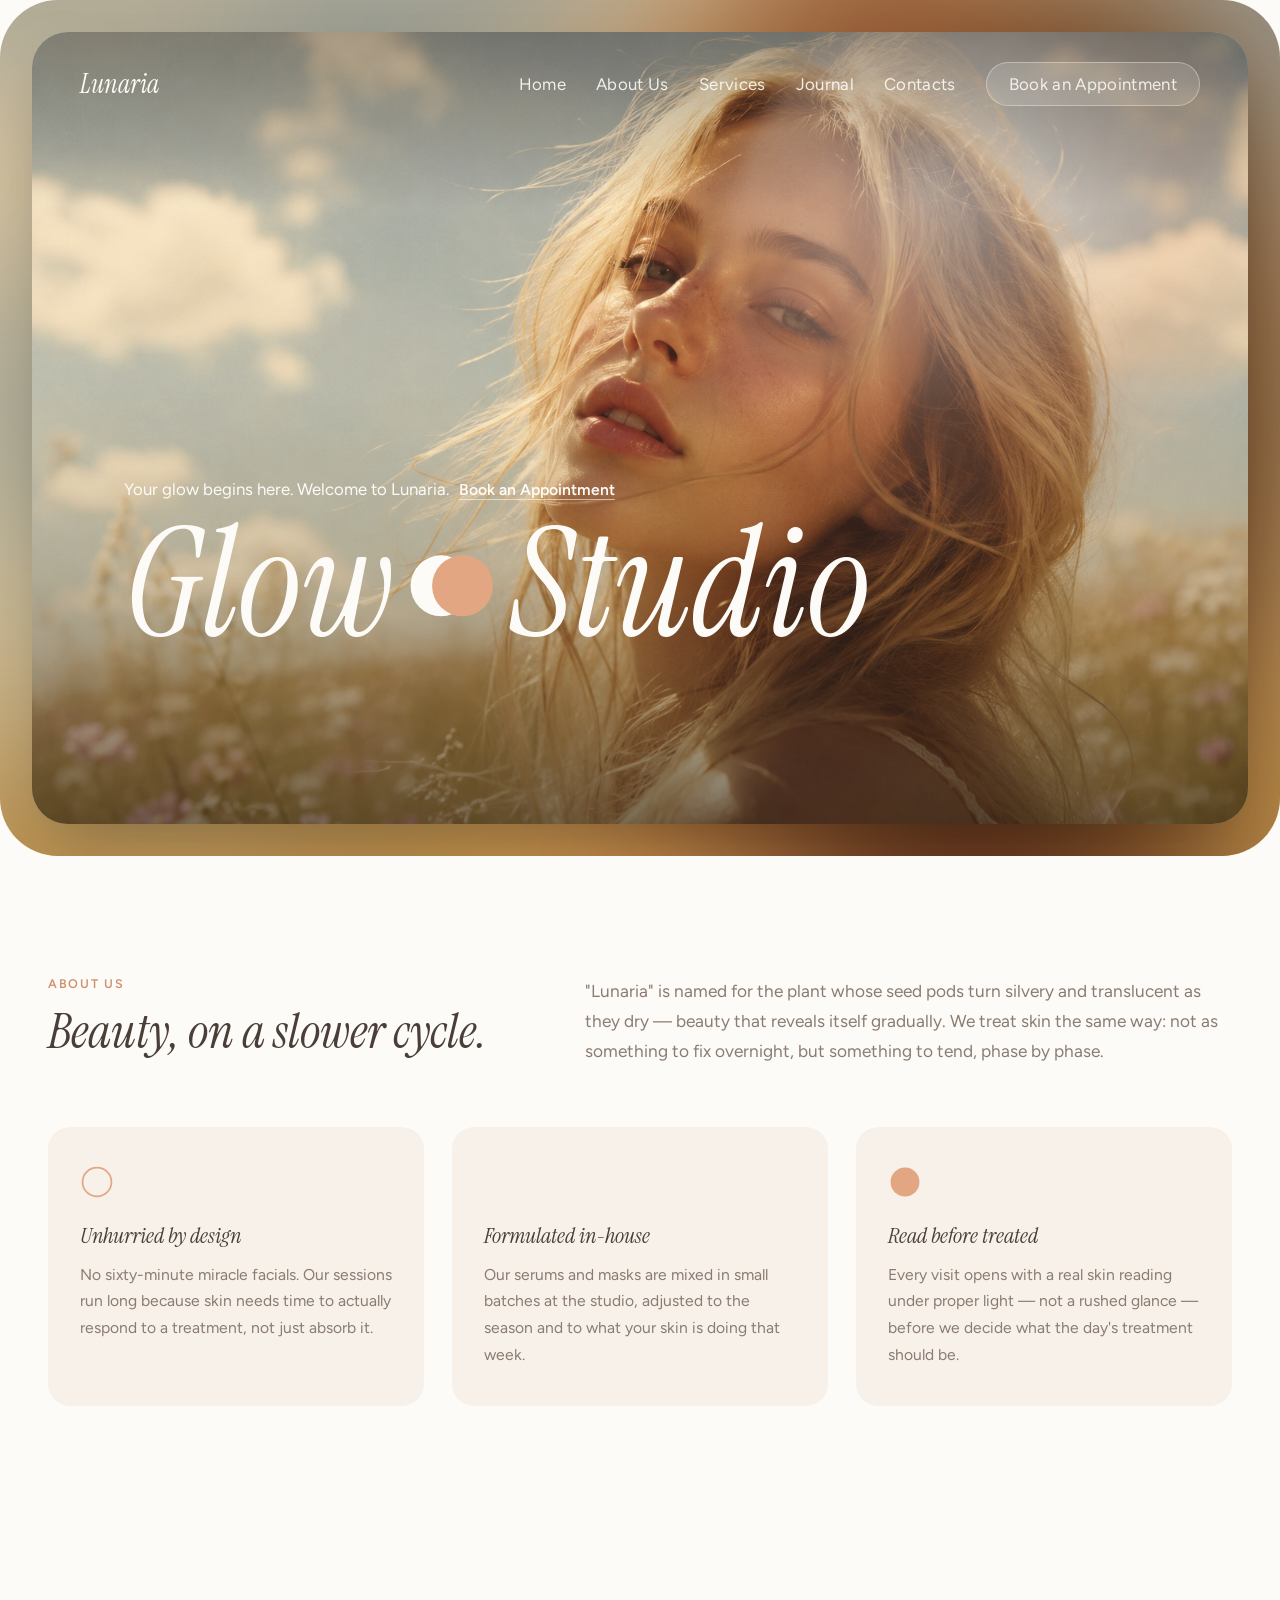
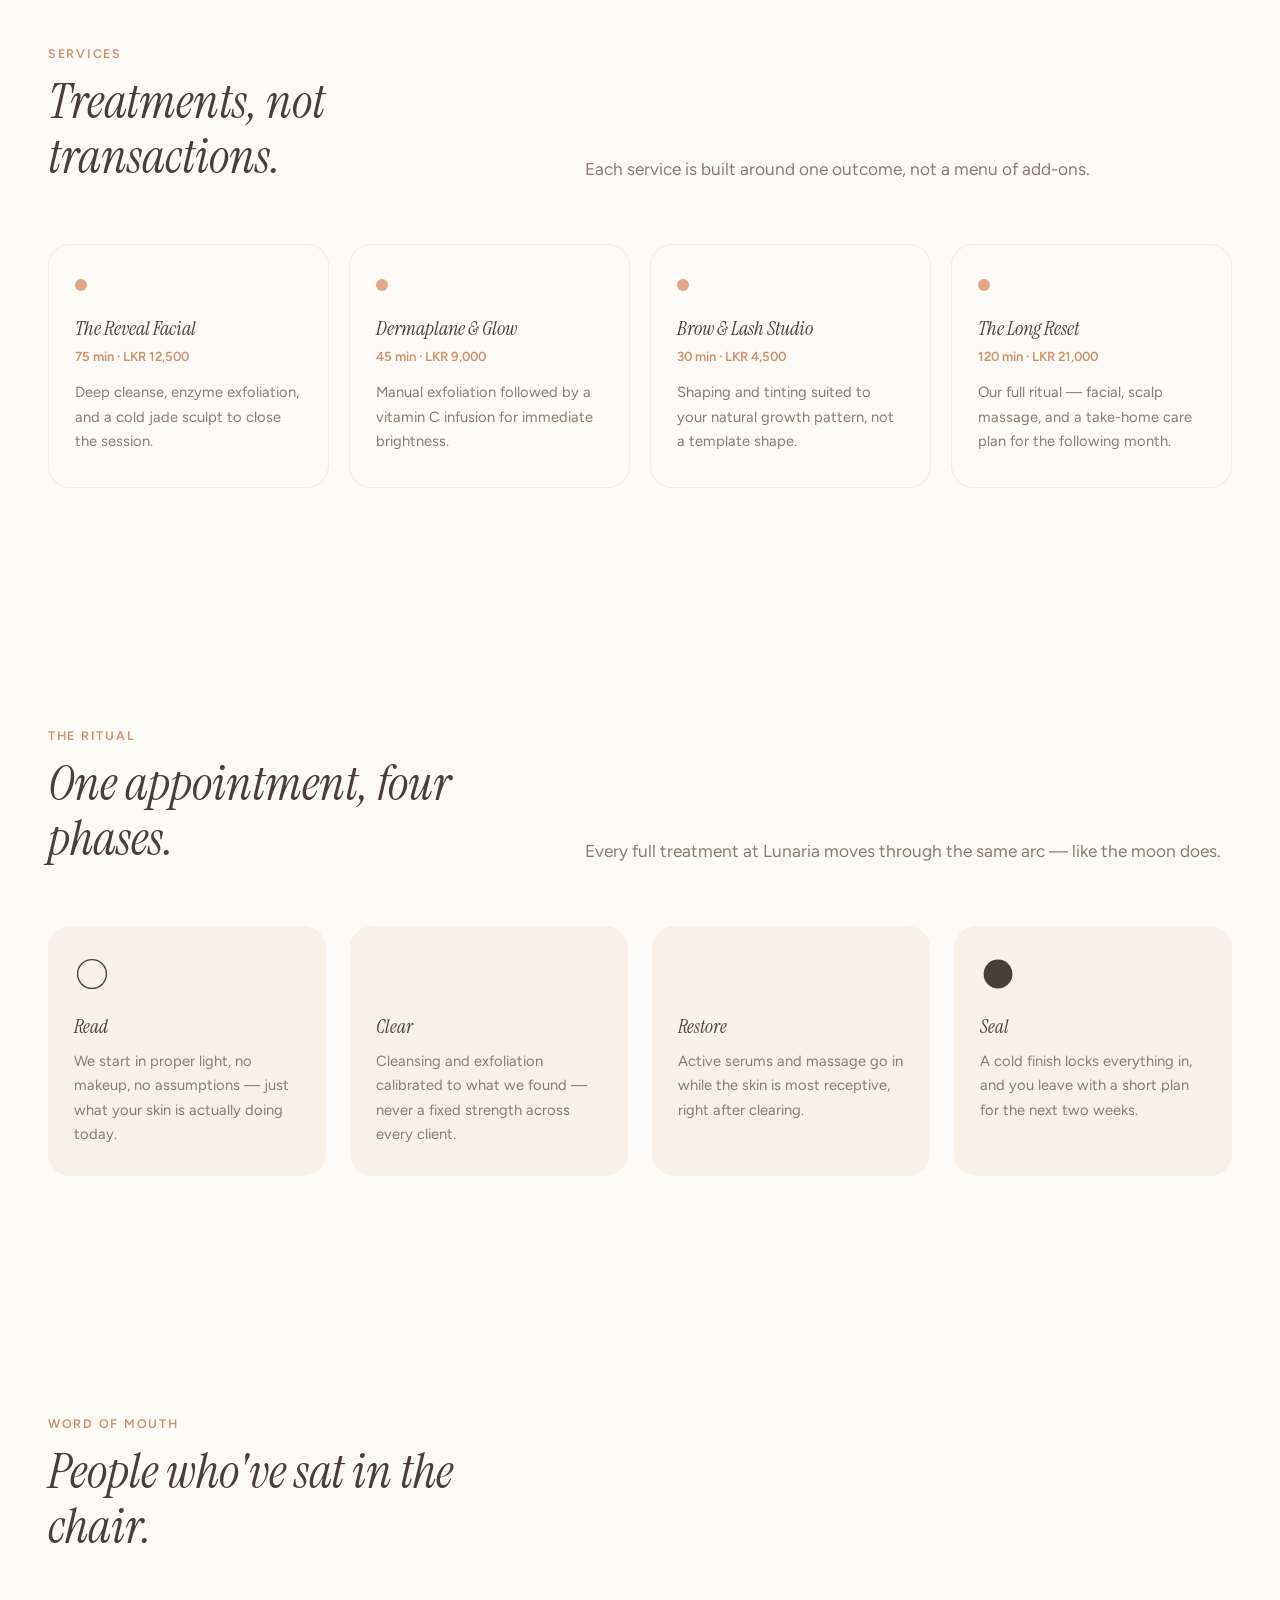
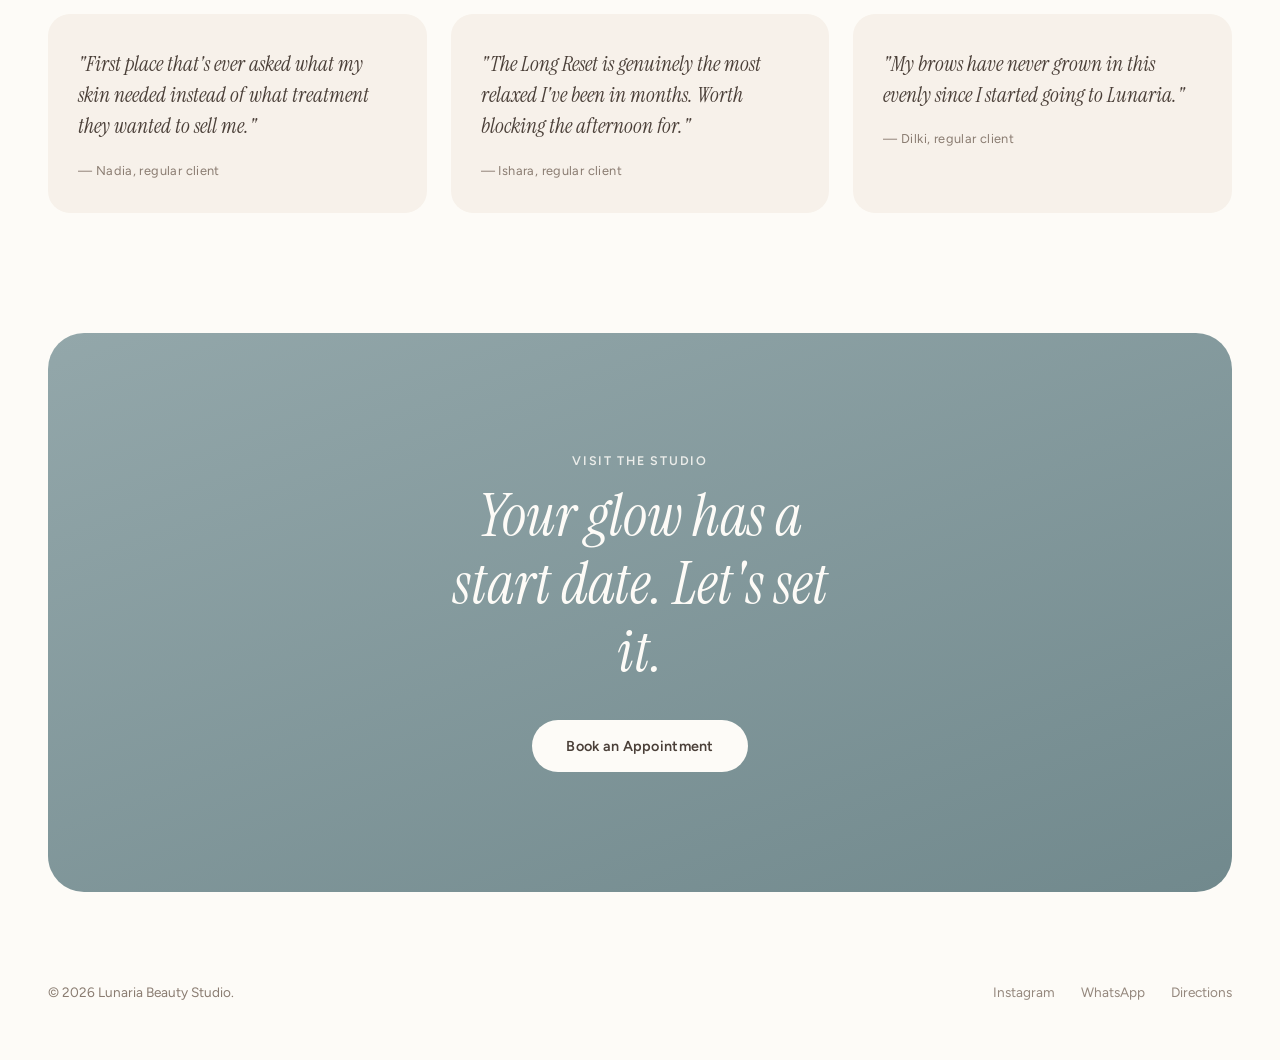
<file: classic/index.html>
<!DOCTYPE html>
<html lang="en">
<head>
<meta charset="UTF-8">
<meta name="viewport" content="width=device-width, initial-scale=1.0">
<title>Lunaria — Your glow begins here</title>
<link rel="preconnect" href="https://fonts.googleapis.com">
<link href="https://fonts.googleapis.com/css2?family=Instrument+Serif:ital@0;1&family=Figtree:wght@400;500;600;700&display=swap" rel="stylesheet">
<style>
  :root{
    --ink:#4A3F38;
    --ink-soft:#8A7C71;
    --dusk:#9BB0B3;
    --dusk-deep:#EAF0EF;
    --clay:#E3A683;
    --clay-deep:#D18F6C;
    --stone:#F7F1EA;
    --moss:#B7C4AC;
    --pearl:#FDFBF7;
    --blush:#F4DED2;
    --line: rgba(74,63,56,0.08);
    --r-lg: 36px;
    --r-md: 22px;
    --r-sm: 14px;
    --r-pill: 999px;
  }
  *{box-sizing:border-box; margin:0; padding:0;}
  html{scroll-behavior:smooth;}
  body{
    background:var(--pearl);
    color:var(--ink);
    font-family:'Figtree', sans-serif;
    overflow-x:hidden;
  }
  .display{font-family:'Instrument Serif', serif; font-style:italic; font-weight:400;}
  a{color:inherit;}
  img,svg{display:block;}

  @media (prefers-reduced-motion: reduce){
    *{animation-duration:0.01ms !important; animation-iteration-count:1 !important; transition-duration:0.01ms !important;}
  }

  /* NAV */
  nav{
    position:absolute; top:0; left:0; right:0; z-index:100;
    display:flex; align-items:center; justify-content:space-between;
    padding:30px 48px;
  }
  .wordmark{
    font-family:'Instrument Serif', serif;
    font-style:italic;
    font-size:1.6rem;
    color:var(--pearl);
  }
  .nav-links{display:flex; align-items:center; gap:30px; font-size:1.05rem; letter-spacing:0.02em; color:var(--pearl);}
  .nav-links a{text-decoration:none; opacity:0.9; transition:opacity 0.2s;}
  .nav-links a:hover, .nav-links a:focus-visible{opacity:1;}
  a:focus-visible, button:focus-visible{outline:2px solid var(--clay-deep); outline-offset:3px;}
  .nav-book{
    background:rgba(253,251,247,0.16);
    border:1px solid rgba(253,251,247,0.4);
    padding:11px 22px;
    border-radius:var(--r-pill);
    backdrop-filter:blur(6px);
    transition:background 0.2s, border-color 0.2s;
  }
  .nav-book:hover{background:rgba(253,251,247,0.28);}

  /* HERO */
  .hero-frame{
    position:relative;
    padding:32px;
    border-radius:calc(var(--r-lg) + 22px);
    overflow:hidden;
  }
  .hero-frame::before{
    content:'';
    position:absolute;
    inset:-12%;
    background-image:url('breeze.png');
    background-size:cover;
    background-position:center 20%;
    filter:blur(70px) saturate(1.2) brightness(0.9);
    transform:scale(1.15);
    z-index:0;
  }
  .hero{
    position:relative;
    z-index:1;
    min-height:88vh;
    display:flex;
    align-items:flex-end;
    overflow:hidden;
    border-radius:var(--r-lg);
    box-shadow:0 30px 70px -20px rgba(20,16,12,0.35);
    background:
      radial-gradient(ellipse 60% 50% at 28% 12%, rgba(227,166,131,0.4), transparent 60%),
      radial-gradient(ellipse 80% 60% at 78% 92%, rgba(183,196,172,0.3), transparent 65%),
      linear-gradient(160deg, #B7C7C9 0%, #93A7AA 32%, #71898D 62%, #566E72 100%);
  }
  .hero::before{
    content:'';
    position:absolute; inset:0;
    background-image: radial-gradient(rgba(255,255,255,0.06) 1px, transparent 1px);
    background-size: 3px 3px;
    opacity:0.5;
    pointer-events:none;
  }
  .hero-glow{
    position:absolute;
    top:-8%; right:-6%;
    width:600px; height:600px;
    border-radius:50%;
    background: radial-gradient(circle at 35% 35%, rgba(253,251,247,0.6), rgba(227,166,131,0.25) 45%, transparent 72%);
    filter: blur(10px);
    opacity:0.9;
    z-index:1;
  }
  .hero-photo{
    position:absolute;
    inset:0;
    width:100%;
    height:100%;
    object-fit:cover;
    object-position:center 20%;
    z-index:0;
  }
  .hero-scrim{
    position:absolute;
    inset:0;
    background:
      linear-gradient(0deg, rgba(20,16,12,0.55) 0%, rgba(20,16,12,0.15) 32%, transparent 55%),
      linear-gradient(180deg, rgba(20,16,12,0.35) 0%, transparent 22%);
    z-index:1;
    pointer-events:none;
  }
  .hero-content{
    position:relative;
    z-index:2;
    width:100%;
    padding:0 44px 50px;
    max-width:1500px;
    margin:0 auto;
  }
  .hero-kicker{
    color:var(--pearl);
    font-size:1.05rem;
    margin-bottom:18px;
    font-weight:400;
  }
  .hero-kicker .book-link{
    display:inline-block;
    margin-left:6px;
    text-decoration:underline;
    text-decoration-color:rgba(253,251,247,0.55);
    text-underline-offset:4px;
    font-weight:600;
    font-size:0.98rem;
  }
  .hero-headline{
    display:flex;
    align-items:center;
    flex-wrap:wrap;
    line-height:0.9;
  }
  .hero-headline .display{
    font-size:clamp(3.6rem, 12vw, 9.5rem);
    color:var(--pearl);
    letter-spacing:0;
  }
  .eclipse{
    width:clamp(46px, 7vw, 96px);
    height:clamp(46px, 7vw, 96px);
    margin:0 clamp(4px, 1vw, 14px);
    position:relative;
    flex-shrink:0;
    align-self:center;
  }
  .eclipse svg{width:100%; height:100%;}

  /* SECTIONS */
  section{
    padding:120px 48px;
    max-width:1440px;
    margin:0 auto;
  }
  .eyebrow{
    font-size:0.78rem; letter-spacing:0.14em; text-transform:uppercase;
    color:var(--clay-deep); margin-bottom:14px; display:block; font-weight:600;
  }
  .section-head{
    display:grid;
    grid-template-columns:1fr 1.3fr;
    gap:40px;
    margin-bottom:60px;
  }
  h2.display{
    font-size:clamp(2.1rem, 3.8vw, 3.4rem);
    line-height:1.12;
    color:var(--ink);
  }
  .section-head p{
    color:var(--ink-soft);
    font-size:1.08rem;
    line-height:1.75;
    align-self:end;
  }

  /* ABOUT */
  .about-grid{
    display:grid;
    grid-template-columns:repeat(3, 1fr);
    gap:28px;
  }
  .about-card{
    background:var(--stone);
    border-radius:var(--r-md);
    padding:38px 32px;
  }
  .about-card .phase{ margin-bottom:22px; width:34px; height:34px; }
  .about-card h3{
    font-family:'Instrument Serif', serif;
    font-style:italic;
    font-size:1.4rem;
    font-weight:400;
    margin-bottom:12px;
  }
  .about-card p{
    color:var(--ink-soft);
    font-size:0.98rem;
    line-height:1.7;
  }

  /* SERVICES */
  .service-grid{
    display:grid;
    grid-template-columns:repeat(4, 1fr);
    gap:20px;
  }
  .service-card{
    background:var(--pearl);
    border:1px solid var(--line);
    border-radius:var(--r-md);
    padding:34px 26px;
    transition:background 0.3s ease, transform 0.25s ease, box-shadow 0.25s ease;
  }
  .service-card:hover{
    background:var(--blush);
    transform:translateY(-4px);
    box-shadow:0 16px 34px rgba(74,63,56,0.08);
  }
  .service-card .dot{
    width:12px; height:12px; border-radius:50%;
    background:var(--clay);
    margin-bottom:24px;
  }
  .service-card h3{
    font-family:'Instrument Serif', serif;
    font-style:italic;
    font-size:1.25rem;
    font-weight:400;
    margin-bottom:8px;
  }
  .service-card .price{
    color:var(--clay-deep);
    font-size:0.82rem;
    display:block;
    margin-bottom:16px;
    font-weight:600;
  }
  .service-card p{
    color:var(--ink-soft);
    font-size:0.92rem;
    line-height:1.65;
  }

  /* RITUAL */
  .ritual{
    display:grid;
    grid-template-columns:repeat(4, 1fr);
    gap:24px;
  }
  .ritual-step{
    background:var(--stone);
    border-radius:var(--r-md);
    padding:30px 26px;
  }
  .ritual-step .phase-icon{
    width:36px; height:36px;
    margin-bottom:22px;
    border-radius:50%;
  }
  .ritual-step h4{
    font-family:'Instrument Serif', serif;
    font-style:italic;
    font-size:1.2rem;
    font-weight:400;
    margin-bottom:10px;
  }
  .ritual-step p{
    color:var(--ink-soft);
    font-size:0.92rem;
    line-height:1.65;
  }

  /* PRESS */
  .press-strip{
    display:flex;
    gap:24px;
    overflow-x:auto;
  }
  .press-quote{
    min-width:320px;
    flex:1;
    background:var(--stone);
    border-radius:var(--r-md);
    padding:34px 30px;
  }
  .press-quote p{
    font-family:'Instrument Serif', serif;
    font-style:italic;
    font-size:1.3rem;
    line-height:1.5;
    color:var(--ink);
    margin-bottom:18px;
  }
  .press-quote span{
    font-size:0.8rem; letter-spacing:0.03em; color:var(--ink-soft);
  }

  /* CTA */
  .cta-wrap{ padding:0 48px 48px; max-width:1440px; margin:0 auto; }
  .cta-section{
    text-align:center;
    padding:120px 48px;
    background:linear-gradient(160deg, #93A7AA, #71898D);
    color:var(--pearl);
    border-radius:var(--r-lg);
  }
  .cta-section h2{
    font-family:'Instrument Serif', serif;
    font-style:italic;
    font-size:clamp(2.2rem, 5vw, 3.6rem);
    max-width:15ch;
    margin:0 auto 34px;
    line-height:1.18;
    font-weight:400;
  }
  .btn{
    display:inline-block;
    padding:17px 34px;
    background:var(--pearl);
    color:var(--ink);
    text-decoration:none;
    font-size:0.9rem;
    letter-spacing:0.02em;
    font-weight:600;
    border:none;
    border-radius:var(--r-pill);
    cursor:pointer;
    transition:transform 0.25s ease, background 0.25s ease;
  }
  .btn:hover{transform:translateY(-2px); background:var(--blush);}

  footer{
    padding:44px 48px 60px;
    display:flex;
    justify-content:space-between;
    align-items:center;
    max-width:1440px;
    margin:0 auto;
    font-size:0.85rem;
    color:var(--ink-soft);
  }
  footer .foot-links{display:flex; gap:26px;}
  footer a{text-decoration:none; opacity:0.9;}
  footer a:hover{opacity:1; color:var(--clay-deep);}

  @media (max-width: 900px){
    nav{padding:20px 22px;}
    .nav-links{display:none;}
    .hero-frame{padding:16px;}
    .hero-content{padding:0 22px 36px;}
    section{padding:70px 22px;}
    .section-head{grid-template-columns:1fr; gap:18px;}
    .about-grid{grid-template-columns:1fr;}
    .service-grid{grid-template-columns:1fr 1fr;}
    .ritual{grid-template-columns:1fr 1fr;}
    .cta-wrap{padding:0 16px 16px;}
    .cta-section{padding:80px 22px;}
    footer{flex-direction:column; gap:14px; text-align:center; padding:36px 22px 48px;}
  }
</style>
</head>
<body>

<div class="hero-frame">
<section class="hero" id="top">
  <img class="hero-photo" src="breeze.png" alt="" onerror="this.style.display='none'">
  <div class="hero-glow"></div>
  <div class="hero-scrim"></div>
  <nav>
    <a href="lunaria.html" class="wordmark" style="text-decoration:none;">Lunaria</a>
    <div class="nav-links">
      <a href="#top">Home</a>
      <a href="about.html">About Us</a>
      <a href="#services">Services</a>
      <a href="#journal">Journal</a>
      <a href="#contact">Contacts</a>
      <a href="#contact" class="nav-book">Book an Appointment</a>
    </div>
  </nav>
  <div class="hero-content">
    <div class="hero-kicker">Your glow begins here. Welcome to Lunaria.
      <a href="#contact" class="book-link">Book an Appointment</a>
    </div>
    <div class="hero-headline">
      <span class="display">Glow</span>
      <span class="eclipse" aria-hidden="true">
        <svg viewBox="0 0 100 100" xmlns="http://www.w3.org/2000/svg">
          <circle cx="38" cy="50" r="34" fill="#FDFBF7"/>
          <circle cx="62" cy="50" r="34" fill="#E3A683"/>
        </svg>
      </span>
      <span class="display">Studio</span>
    </div>
  </div>
</section>
</div>

<section id="about">
  <div class="section-head">
    <div>
      <span class="eyebrow">About us</span>
      <h2 class="display">Beauty, on a slower cycle.</h2>
    </div>
    <p>"Lunaria" is named for the plant whose seed pods turn silvery and translucent as they dry — beauty that reveals itself gradually. We treat skin the same way: not as something to fix overnight, but something to tend, phase by phase.</p>
  </div>
  <div class="about-grid">
    <div class="about-card">
      <svg class="phase" viewBox="0 0 40 40"><circle cx="20" cy="20" r="17" fill="none" stroke="#E3A683" stroke-width="2"/></svg>
      <h3>Unhurried by design</h3>
      <p>No sixty-minute miracle facials. Our sessions run long because skin needs time to actually respond to a treatment, not just absorb it.</p>
    </div>
    <div class="about-card">
      <svg class="phase" viewBox="0 0 40 40"><path d="M20 3a17 17 0 000 34 12 12 0 010-34z" fill="#E3A683"/></svg>
      <h3>Formulated in-house</h3>
      <p>Our serums and masks are mixed in small batches at the studio, adjusted to the season and to what your skin is doing that week.</p>
    </div>
    <div class="about-card">
      <svg class="phase" viewBox="0 0 40 40"><circle cx="20" cy="20" r="17" fill="#E3A683"/></svg>
      <h3>Read before treated</h3>
      <p>Every visit opens with a real skin reading under proper light — not a rushed glance — before we decide what the day's treatment should be.</p>
    </div>
  </div>
</section>

<section id="services">
  <div class="section-head">
    <div>
      <span class="eyebrow">Services</span>
      <h2 class="display">Treatments, not transactions.</h2>
    </div>
    <p>Each service is built around one outcome, not a menu of add-ons.</p>
  </div>
  <div class="service-grid">
    <div class="service-card">
      <div class="dot"></div>
      <h3>The Reveal Facial</h3>
      <span class="price">75 min · LKR 12,500</span>
      <p>Deep cleanse, enzyme exfoliation, and a cold jade sculpt to close the session.</p>
    </div>
    <div class="service-card">
      <div class="dot"></div>
      <h3>Dermaplane &amp; Glow</h3>
      <span class="price">45 min · LKR 9,000</span>
      <p>Manual exfoliation followed by a vitamin C infusion for immediate brightness.</p>
    </div>
    <div class="service-card">
      <div class="dot"></div>
      <h3>Brow &amp; Lash Studio</h3>
      <span class="price">30 min · LKR 4,500</span>
      <p>Shaping and tinting suited to your natural growth pattern, not a template shape.</p>
    </div>
    <div class="service-card">
      <div class="dot"></div>
      <h3>The Long Reset</h3>
      <span class="price">120 min · LKR 21,000</span>
      <p>Our full ritual — facial, scalp massage, and a take-home care plan for the following month.</p>
    </div>
  </div>
</section>

<section id="journal">
  <div class="section-head">
    <div>
      <span class="eyebrow">The ritual</span>
      <h2 class="display">One appointment, four phases.</h2>
    </div>
    <p>Every full treatment at Lunaria moves through the same arc — like the moon does.</p>
  </div>
  <div class="ritual">
    <div class="ritual-step">
      <svg class="phase-icon" viewBox="0 0 40 40"><circle cx="20" cy="20" r="16" fill="none" stroke="#4A3F38" stroke-width="1.5"/></svg>
      <h4>Read</h4>
      <p>We start in proper light, no makeup, no assumptions — just what your skin is actually doing today.</p>
    </div>
    <div class="ritual-step">
      <svg class="phase-icon" viewBox="0 0 40 40"><path d="M20 4a16 16 0 000 32 11 11 0 010-32z" fill="#4A3F38"/></svg>
      <h4>Clear</h4>
      <p>Cleansing and exfoliation calibrated to what we found — never a fixed strength across every client.</p>
    </div>
    <div class="ritual-step">
      <svg class="phase-icon" viewBox="0 0 40 40"><path d="M20 4a16 16 0 010 32 11 11 0 000-32z" fill="#4A3F38"/></svg>
      <h4>Restore</h4>
      <p>Active serums and massage go in while the skin is most receptive, right after clearing.</p>
    </div>
    <div class="ritual-step">
      <svg class="phase-icon" viewBox="0 0 40 40"><circle cx="20" cy="20" r="16" fill="#4A3F38"/></svg>
      <h4>Seal</h4>
      <p>A cold finish locks everything in, and you leave with a short plan for the next two weeks.</p>
    </div>
  </div>
</section>

<section id="press">
  <div class="section-head">
    <div>
      <span class="eyebrow">Word of mouth</span>
      <h2 class="display">People who've sat in the chair.</h2>
    </div>
    <p>&nbsp;</p>
  </div>
  <div class="press-strip">
    <div class="press-quote">
      <p>"First place that's ever asked what my skin needed instead of what treatment they wanted to sell me."</p>
      <span>— Nadia, regular client</span>
    </div>
    <div class="press-quote">
      <p>"The Long Reset is genuinely the most relaxed I've been in months. Worth blocking the afternoon for."</p>
      <span>— Ishara, regular client</span>
    </div>
    <div class="press-quote">
      <p>"My brows have never grown in this evenly since I started going to Lunaria."</p>
      <span>— Dilki, regular client</span>
    </div>
  </div>
</section>

<div class="cta-wrap">
<section class="cta-section" id="contact">
  <span class="eyebrow" style="color:#FDFBF7; opacity:0.85;">Visit the studio</span>
  <h2>Your glow has a start date. Let's set it.</h2>
  <a href="#" class="btn">Book an Appointment</a>
</section>
</div>

<footer>
  <div>© 2026 Lunaria Beauty Studio.</div>
  <div class="foot-links">
    <a href="#">Instagram</a>
    <a href="#">WhatsApp</a>
    <a href="#">Directions</a>
  </div>
</footer>

</body>
</html>
</file>
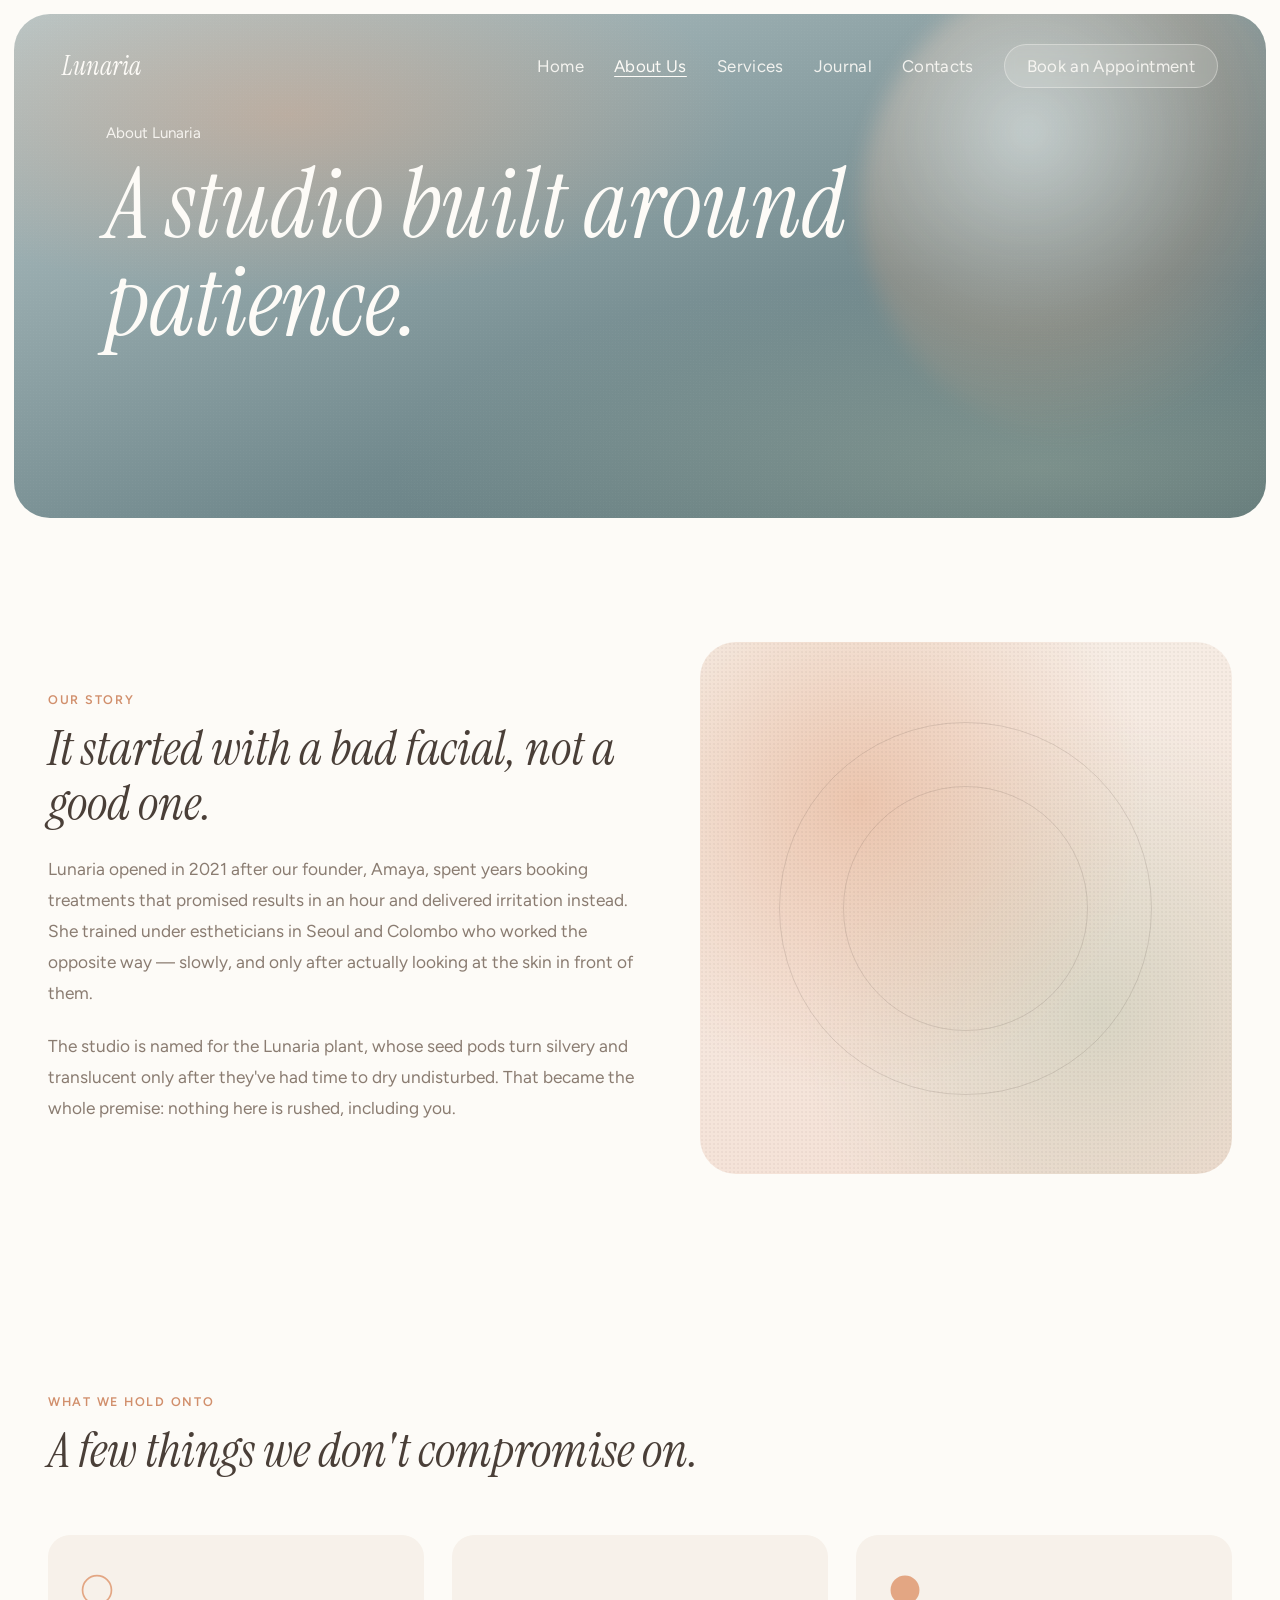
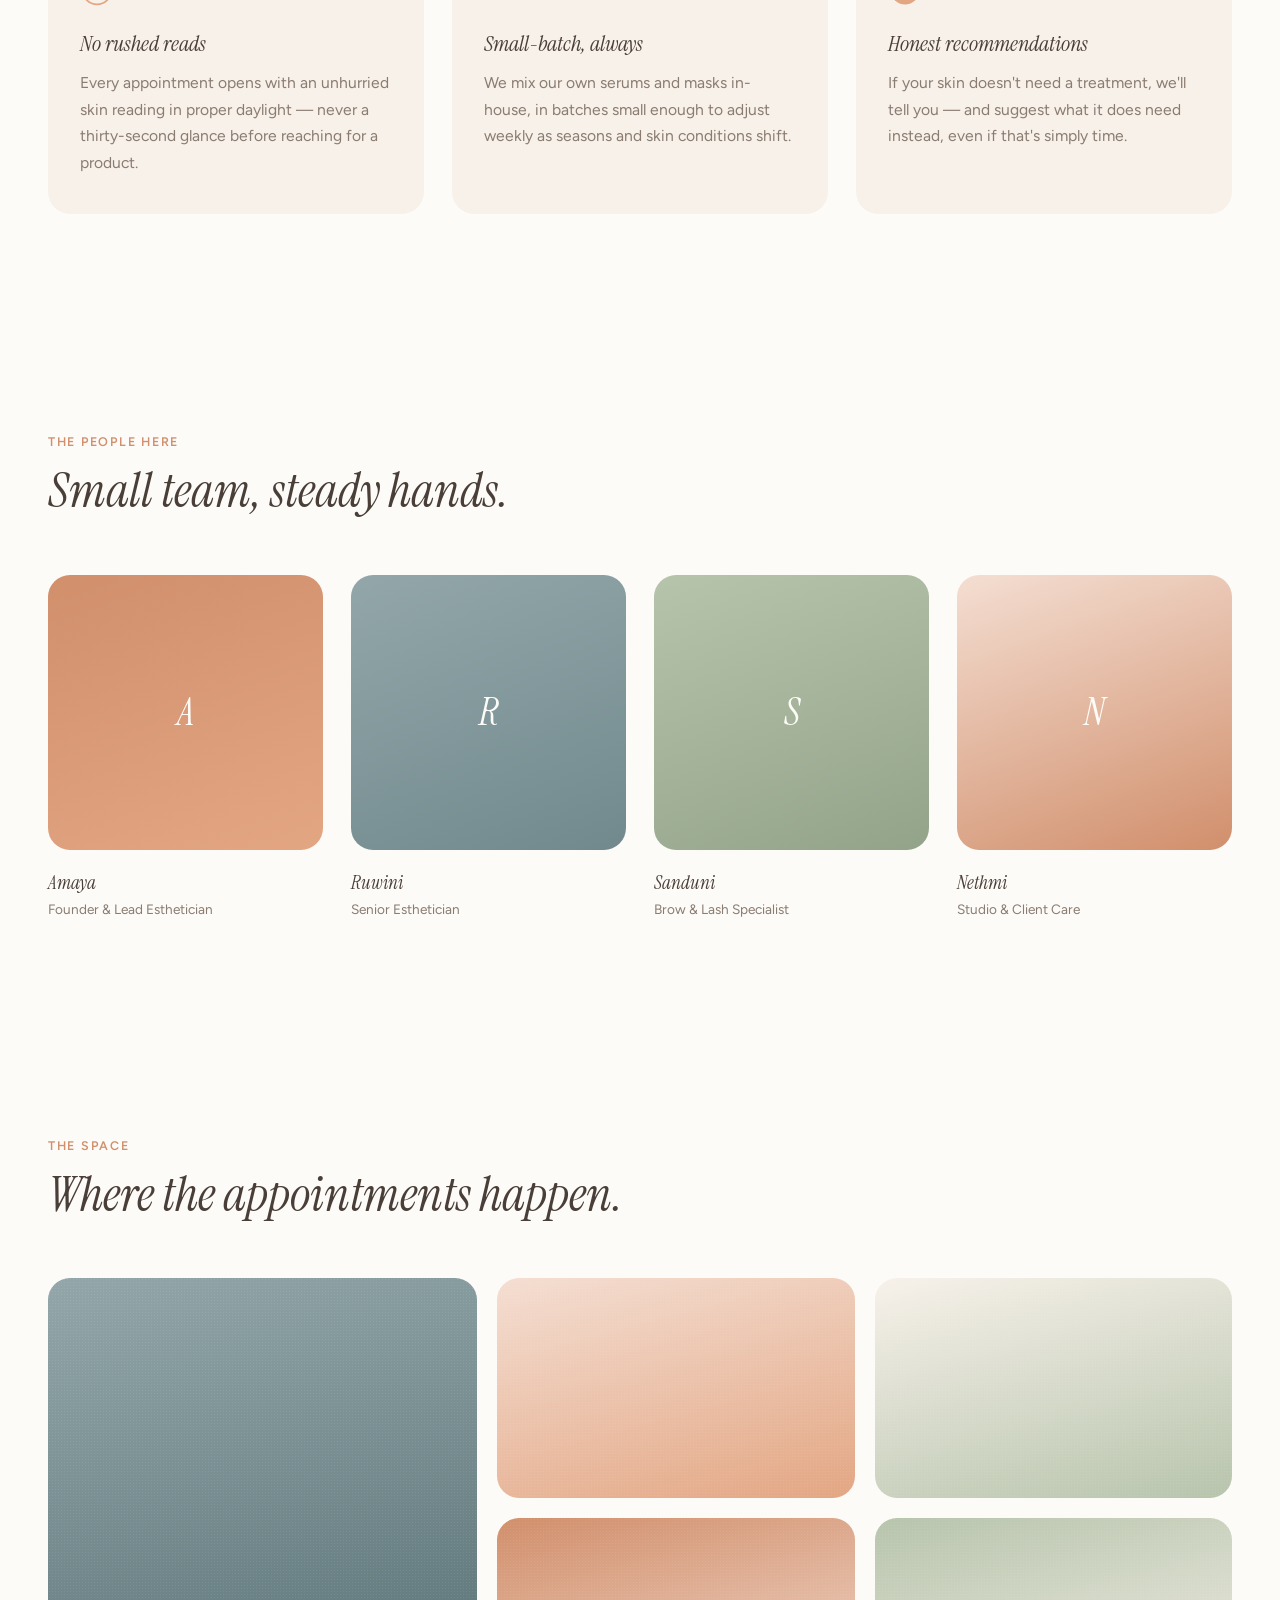
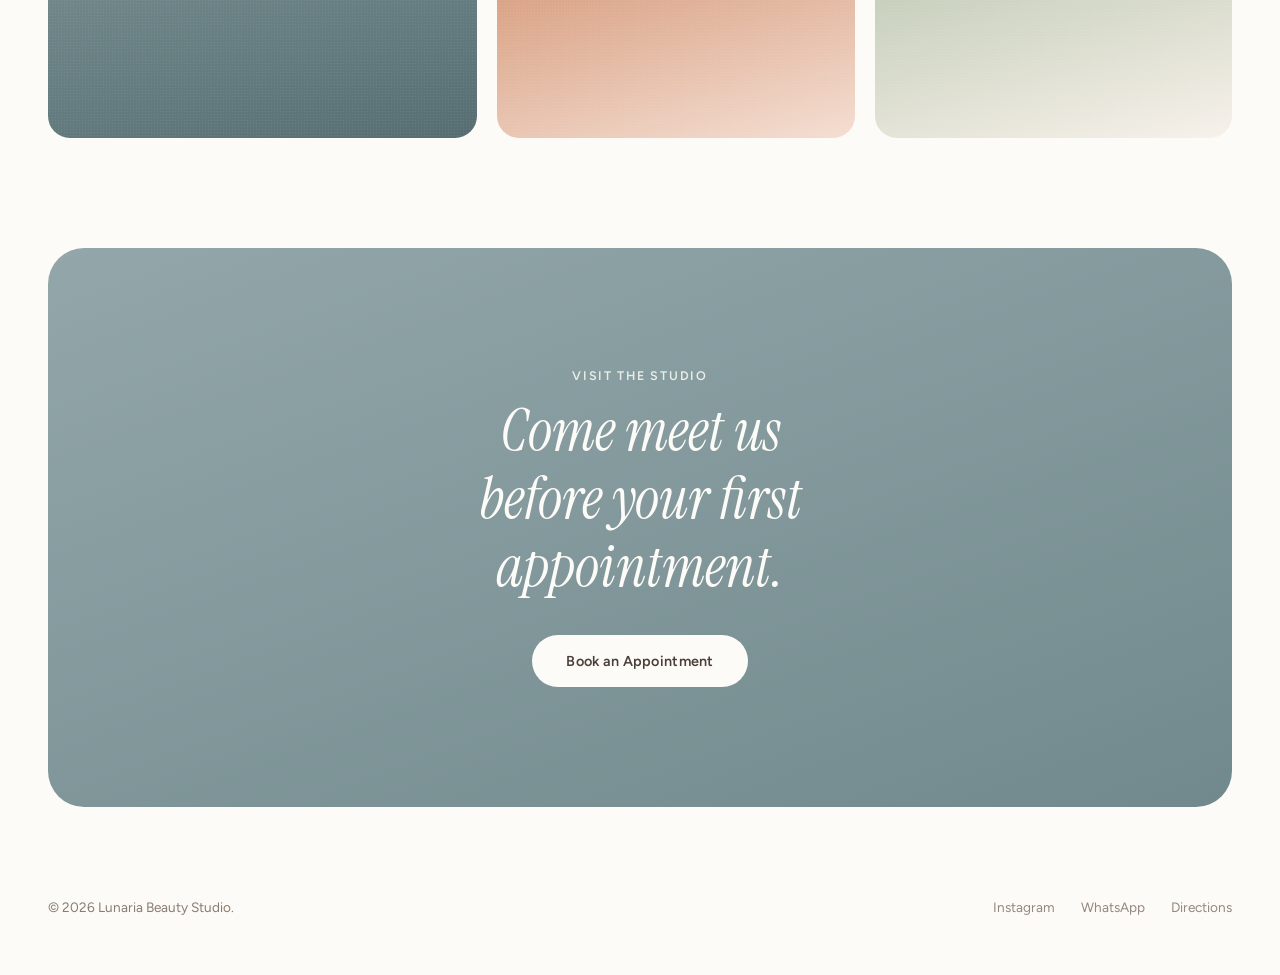
<file: classic/about.html>
<!DOCTYPE html>
<html lang="en">
<head>
<meta charset="UTF-8">
<meta name="viewport" content="width=device-width, initial-scale=1.0">
<title>About Us — Lunaria</title>
<link rel="preconnect" href="https://fonts.googleapis.com">
<link href="https://fonts.googleapis.com/css2?family=Instrument+Serif:ital@0;1&family=Figtree:wght@400;500;600;700&display=swap" rel="stylesheet">
<style>
  :root{
    --ink:#4A3F38;
    --ink-soft:#8A7C71;
    --dusk:#9BB0B3;
    --dusk-deep:#EAF0EF;
    --clay:#E3A683;
    --clay-deep:#D18F6C;
    --stone:#F7F1EA;
    --moss:#B7C4AC;
    --pearl:#FDFBF7;
    --blush:#F4DED2;
    --line: rgba(74,63,56,0.08);
    --r-lg: 36px;
    --r-md: 22px;
    --r-sm: 14px;
    --r-pill: 999px;
  }
  *{box-sizing:border-box; margin:0; padding:0;}
  html{scroll-behavior:smooth;}
  body{
    background:var(--pearl);
    color:var(--ink);
    font-family:'Figtree', sans-serif;
    overflow-x:hidden;
  }
  .display{font-family:'Instrument Serif', serif; font-style:italic; font-weight:400;}
  a{color:inherit;}
  img,svg{display:block;}

  @media (prefers-reduced-motion: reduce){
    *{animation-duration:0.01ms !important; animation-iteration-count:1 !important; transition-duration:0.01ms !important;}
  }

  /* NAV */
  nav{
    position:absolute; top:0; left:0; right:0; z-index:100;
    display:flex; align-items:center; justify-content:space-between;
    padding:30px 48px;
  }
  .wordmark{
    font-family:'Instrument Serif', serif;
    font-style:italic;
    font-size:1.6rem;
    color:var(--pearl);
    text-decoration:none;
  }
  .nav-links{display:flex; align-items:center; gap:30px; font-size:1.05rem; letter-spacing:0.02em; color:var(--pearl);}
  .nav-links a{text-decoration:none; opacity:0.9; transition:opacity 0.2s;}
  .nav-links a.active{opacity:1; text-decoration:underline; text-underline-offset:4px;}
  .nav-links a:hover, .nav-links a:focus-visible{opacity:1;}
  a:focus-visible, button:focus-visible{outline:2px solid var(--clay-deep); outline-offset:3px;}
  .nav-book{
    background:rgba(253,251,247,0.16);
    border:1px solid rgba(253,251,247,0.4);
    padding:11px 22px;
    border-radius:var(--r-pill);
    backdrop-filter:blur(6px);
    transition:background 0.2s, border-color 0.2s;
  }
  .nav-book:hover{background:rgba(253,251,247,0.28);}

  /* PAGE HERO (shorter, no big overlap headline) */
  .hero-frame{ padding:14px; }
  .hero{
    position:relative;
    min-height:56vh;
    display:flex;
    align-items:flex-end;
    overflow:hidden;
    border-radius:var(--r-lg);
    background:
      radial-gradient(ellipse 60% 60% at 22% 20%, rgba(227,166,131,0.4), transparent 60%),
      radial-gradient(ellipse 80% 60% at 82% 90%, rgba(183,196,172,0.32), transparent 65%),
      linear-gradient(160deg, #B7C7C9 0%, #93A7AA 32%, #71898D 62%, #566E72 100%);
  }
  .hero::before{
    content:'';
    position:absolute; inset:0;
    background-image: radial-gradient(rgba(255,255,255,0.06) 1px, transparent 1px);
    background-size: 3px 3px;
    opacity:0.5;
    pointer-events:none;
  }
  .hero-glow{
    position:absolute;
    top:-10%; right:-6%;
    width:480px; height:480px;
    border-radius:50%;
    background: radial-gradient(circle at 35% 35%, rgba(253,251,247,0.6), rgba(227,166,131,0.25) 45%, transparent 72%);
    filter: blur(10px);
    opacity:0.9;
  }
  .hero-content{
    position:relative;
    width:100%;
    padding:0 44px 56px;
    max-width:1500px;
    margin:0 auto;
  }
  .hero-kicker{
    color:var(--pearl);
    font-size:0.95rem;
    margin-bottom:14px;
    opacity:0.9;
  }
  .hero-title.display{
    font-size:clamp(3rem, 8vw, 6rem);
    color:var(--pearl);
    line-height:1.02;
  }

  /* SECTIONS */
  section{
    padding:110px 48px;
    max-width:1440px;
    margin:0 auto;
  }
  .eyebrow{
    font-size:0.78rem; letter-spacing:0.14em; text-transform:uppercase;
    color:var(--clay-deep); margin-bottom:14px; display:block; font-weight:600;
  }
  h2.display{
    font-size:clamp(2.1rem, 3.8vw, 3.2rem);
    line-height:1.14;
    color:var(--ink);
  }

  /* STORY — two column, text + soft blob */
  .story{
    display:grid;
    grid-template-columns:1fr 0.9fr;
    gap:60px;
    align-items:center;
  }
  .story-text p{
    color:var(--ink-soft);
    font-size:1.08rem;
    line-height:1.8;
    margin-top:22px;
  }
  .story-visual{
    position:relative;
    aspect-ratio:1/1;
    border-radius:var(--r-lg);
    background:
      radial-gradient(circle at 30% 30%, rgba(227,166,131,0.55), transparent 55%),
      radial-gradient(circle at 75% 70%, rgba(183,196,172,0.45), transparent 55%),
      linear-gradient(160deg, var(--stone), var(--blush));
    overflow:hidden;
  }
  .story-visual::before{
    content:'';
    position:absolute; inset:0;
    background-image: radial-gradient(rgba(74,63,56,0.05) 1px, transparent 1px);
    background-size: 4px 4px;
  }
  .story-visual .ring{
    position:absolute;
    border-radius:50%;
    border:1px solid rgba(74,63,56,0.15);
  }
  .story-visual .ring.r1{ width:70%; height:70%; top:15%; left:15%; }
  .story-visual .ring.r2{ width:46%; height:46%; top:27%; left:27%; }

  /* VALUES */
  .values-grid{
    display:grid;
    grid-template-columns:repeat(3, 1fr);
    gap:28px;
  }
  .value-card{
    background:var(--stone);
    border-radius:var(--r-md);
    padding:38px 32px;
  }
  .value-card .phase{ margin-bottom:22px; width:34px; height:34px; }
  .value-card h3{
    font-family:'Instrument Serif', serif;
    font-style:italic;
    font-size:1.4rem;
    font-weight:400;
    margin-bottom:12px;
  }
  .value-card p{
    color:var(--ink-soft);
    font-size:0.98rem;
    line-height:1.7;
  }

  /* TEAM */
  .team-grid{
    display:grid;
    grid-template-columns:repeat(4, 1fr);
    gap:28px;
  }
  .team-card{ text-align:left; }
  .team-avatar{
    width:100%;
    aspect-ratio:1/1;
    border-radius:var(--r-md);
    margin-bottom:20px;
    display:flex;
    align-items:center;
    justify-content:center;
    font-family:'Instrument Serif', serif;
    font-style:italic;
    font-size:2.4rem;
    color:var(--pearl);
  }
  .team-card h4{
    font-family:'Instrument Serif', serif;
    font-style:italic;
    font-size:1.2rem;
    font-weight:400;
    margin-bottom:4px;
  }
  .team-card span{
    font-size:0.85rem;
    color:var(--ink-soft);
  }

  /* STUDIO GALLERY */
  .studio-gallery{
    display:grid;
    grid-template-columns:1.2fr 1fr 1fr;
    grid-template-rows:220px 220px;
    gap:20px;
  }
  .studio-gallery .g1{ grid-row:1 / 3; }
  .gallery-tile{
    border-radius:var(--r-md);
    position:relative;
    overflow:hidden;
  }
  .gallery-tile::before{
    content:'';
    position:absolute; inset:0;
    background-image: radial-gradient(rgba(255,255,255,0.08) 1px, transparent 1px);
    background-size: 3px 3px;
  }

  /* CTA */
  .cta-wrap{ padding:0 48px 48px; max-width:1440px; margin:0 auto; }
  .cta-section{
    text-align:center;
    padding:120px 48px;
    background:linear-gradient(160deg, #93A7AA, #71898D);
    color:var(--pearl);
    border-radius:var(--r-lg);
  }
  .cta-section h2{
    font-family:'Instrument Serif', serif;
    font-style:italic;
    font-size:clamp(2.2rem, 5vw, 3.6rem);
    max-width:15ch;
    margin:0 auto 34px;
    line-height:1.18;
    font-weight:400;
  }
  .btn{
    display:inline-block;
    padding:17px 34px;
    background:var(--pearl);
    color:var(--ink);
    text-decoration:none;
    font-size:0.9rem;
    letter-spacing:0.02em;
    font-weight:600;
    border:none;
    border-radius:var(--r-pill);
    cursor:pointer;
    transition:transform 0.25s ease, background 0.25s ease;
  }
  .btn:hover{transform:translateY(-2px); background:var(--blush);}

  footer{
    padding:44px 48px 60px;
    display:flex;
    justify-content:space-between;
    align-items:center;
    max-width:1440px;
    margin:0 auto;
    font-size:0.85rem;
    color:var(--ink-soft);
  }
  footer .foot-links{display:flex; gap:26px;}
  footer a{text-decoration:none; opacity:0.9;}
  footer a:hover{opacity:1; color:var(--clay-deep);}

  @media (max-width: 900px){
    nav{padding:20px 22px;}
    .nav-links{display:none;}
    .hero-frame{padding:8px;}
    .hero-content{padding:0 22px 40px;}
    section{padding:70px 22px;}
    .story{grid-template-columns:1fr; gap:36px;}
    .values-grid{grid-template-columns:1fr;}
    .team-grid{grid-template-columns:1fr 1fr;}
    .studio-gallery{grid-template-columns:1fr 1fr; grid-template-rows:160px 160px 160px;}
    .studio-gallery .g1{ grid-row:auto; grid-column:1 / 3; height:200px; }
    .cta-wrap{padding:0 16px 16px;}
    .cta-section{padding:80px 22px;}
    footer{flex-direction:column; gap:14px; text-align:center; padding:36px 22px 48px;}
  }
</style>
</head>
<body>

<div class="hero-frame">
<section class="hero" id="top">
  <div class="hero-glow"></div>
  <nav>
    <a href="index.html" class="wordmark">Lunaria</a>
    <div class="nav-links">
      <a href="index.html">Home</a>
      <a href="about.html" class="active">About Us</a>
      <a href="index.html#services">Services</a>
      <a href="index.html#journal">Journal</a>
      <a href="index.html#contact">Contacts</a>
      <a href="index.html#contact" class="nav-book">Book an Appointment</a>
    </div>
  </nav>
  <div class="hero-content">
    <div class="hero-kicker">About Lunaria</div>
    <h1 class="hero-title display">A studio built around patience.</h1>
  </div>
</section>
</div>

<section id="story">
  <div class="story">
    <div class="story-text">
      <span class="eyebrow">Our story</span>
      <h2 class="display">It started with a bad facial, not a good one.</h2>
      <p>Lunaria opened in 2021 after our founder, Amaya, spent years booking treatments that promised results in an hour and delivered irritation instead. She trained under estheticians in Seoul and Colombo who worked the opposite way — slowly, and only after actually looking at the skin in front of them.</p>
      <p>The studio is named for the Lunaria plant, whose seed pods turn silvery and translucent only after they've had time to dry undisturbed. That became the whole premise: nothing here is rushed, including you.</p>
    </div>
    <div class="story-visual">
      <div class="ring r1"></div>
      <div class="ring r2"></div>
    </div>
  </div>
</section>

<section id="values">
  <div style="margin-bottom:56px;">
    <span class="eyebrow">What we hold onto</span>
    <h2 class="display">A few things we don't compromise on.</h2>
  </div>
  <div class="values-grid">
    <div class="value-card">
      <svg class="phase" viewBox="0 0 40 40"><circle cx="20" cy="20" r="17" fill="none" stroke="#E3A683" stroke-width="2"/></svg>
      <h3>No rushed reads</h3>
      <p>Every appointment opens with an unhurried skin reading in proper daylight — never a thirty-second glance before reaching for a product.</p>
    </div>
    <div class="value-card">
      <svg class="phase" viewBox="0 0 40 40"><path d="M20 3a17 17 0 000 34 12 12 0 010-34z" fill="#E3A683"/></svg>
      <h3>Small-batch, always</h3>
      <p>We mix our own serums and masks in-house, in batches small enough to adjust weekly as seasons and skin conditions shift.</p>
    </div>
    <div class="value-card">
      <svg class="phase" viewBox="0 0 40 40"><circle cx="20" cy="20" r="17" fill="#E3A683"/></svg>
      <h3>Honest recommendations</h3>
      <p>If your skin doesn't need a treatment, we'll tell you — and suggest what it does need instead, even if that's simply time.</p>
    </div>
  </div>
</section>

<section id="team">
  <div style="margin-bottom:56px;">
    <span class="eyebrow">The people here</span>
    <h2 class="display">Small team, steady hands.</h2>
  </div>
  <div class="team-grid">
    <div class="team-card">
      <div class="team-avatar" style="background:linear-gradient(160deg,#D18F6C,#E3A683);">A</div>
      <h4>Amaya</h4>
      <span>Founder &amp; Lead Esthetician</span>
    </div>
    <div class="team-card">
      <div class="team-avatar" style="background:linear-gradient(160deg,#93A7AA,#71898D);">R</div>
      <h4>Ruwini</h4>
      <span>Senior Esthetician</span>
    </div>
    <div class="team-card">
      <div class="team-avatar" style="background:linear-gradient(160deg,#B7C4AC,#93A38A);">S</div>
      <h4>Sanduni</h4>
      <span>Brow &amp; Lash Specialist</span>
    </div>
    <div class="team-card">
      <div class="team-avatar" style="background:linear-gradient(160deg,#F4DED2,#D18F6C);">N</div>
      <h4>Nethmi</h4>
      <span>Studio &amp; Client Care</span>
    </div>
  </div>
</section>

<section id="studio">
  <div style="margin-bottom:56px;">
    <span class="eyebrow">The space</span>
    <h2 class="display">Where the appointments happen.</h2>
  </div>
  <div class="studio-gallery">
    <div class="gallery-tile g1" style="background:linear-gradient(165deg,#93A7AA,#566E72);"></div>
    <div class="gallery-tile" style="background:linear-gradient(165deg,#F4DED2,#E3A683);"></div>
    <div class="gallery-tile" style="background:linear-gradient(165deg,#F7F1EA,#B7C4AC);"></div>
    <div class="gallery-tile" style="background:linear-gradient(165deg,#D18F6C,#F4DED2);"></div>
    <div class="gallery-tile" style="background:linear-gradient(165deg,#B7C4AC,#F7F1EA);"></div>
  </div>
</section>

<div class="cta-wrap">
<section class="cta-section" id="contact">
  <span class="eyebrow" style="color:#FDFBF7; opacity:0.85;">Visit the studio</span>
  <h2>Come meet us before your first appointment.</h2>
  <a href="lunaria.html#contact" class="btn">Book an Appointment</a>
</section>
</div>

<footer>
  <div>© 2026 Lunaria Beauty Studio.</div>
  <div class="foot-links">
    <a href="#">Instagram</a>
    <a href="#">WhatsApp</a>
    <a href="#">Directions</a>
  </div>
</footer>

</body>
</html>
</file>
